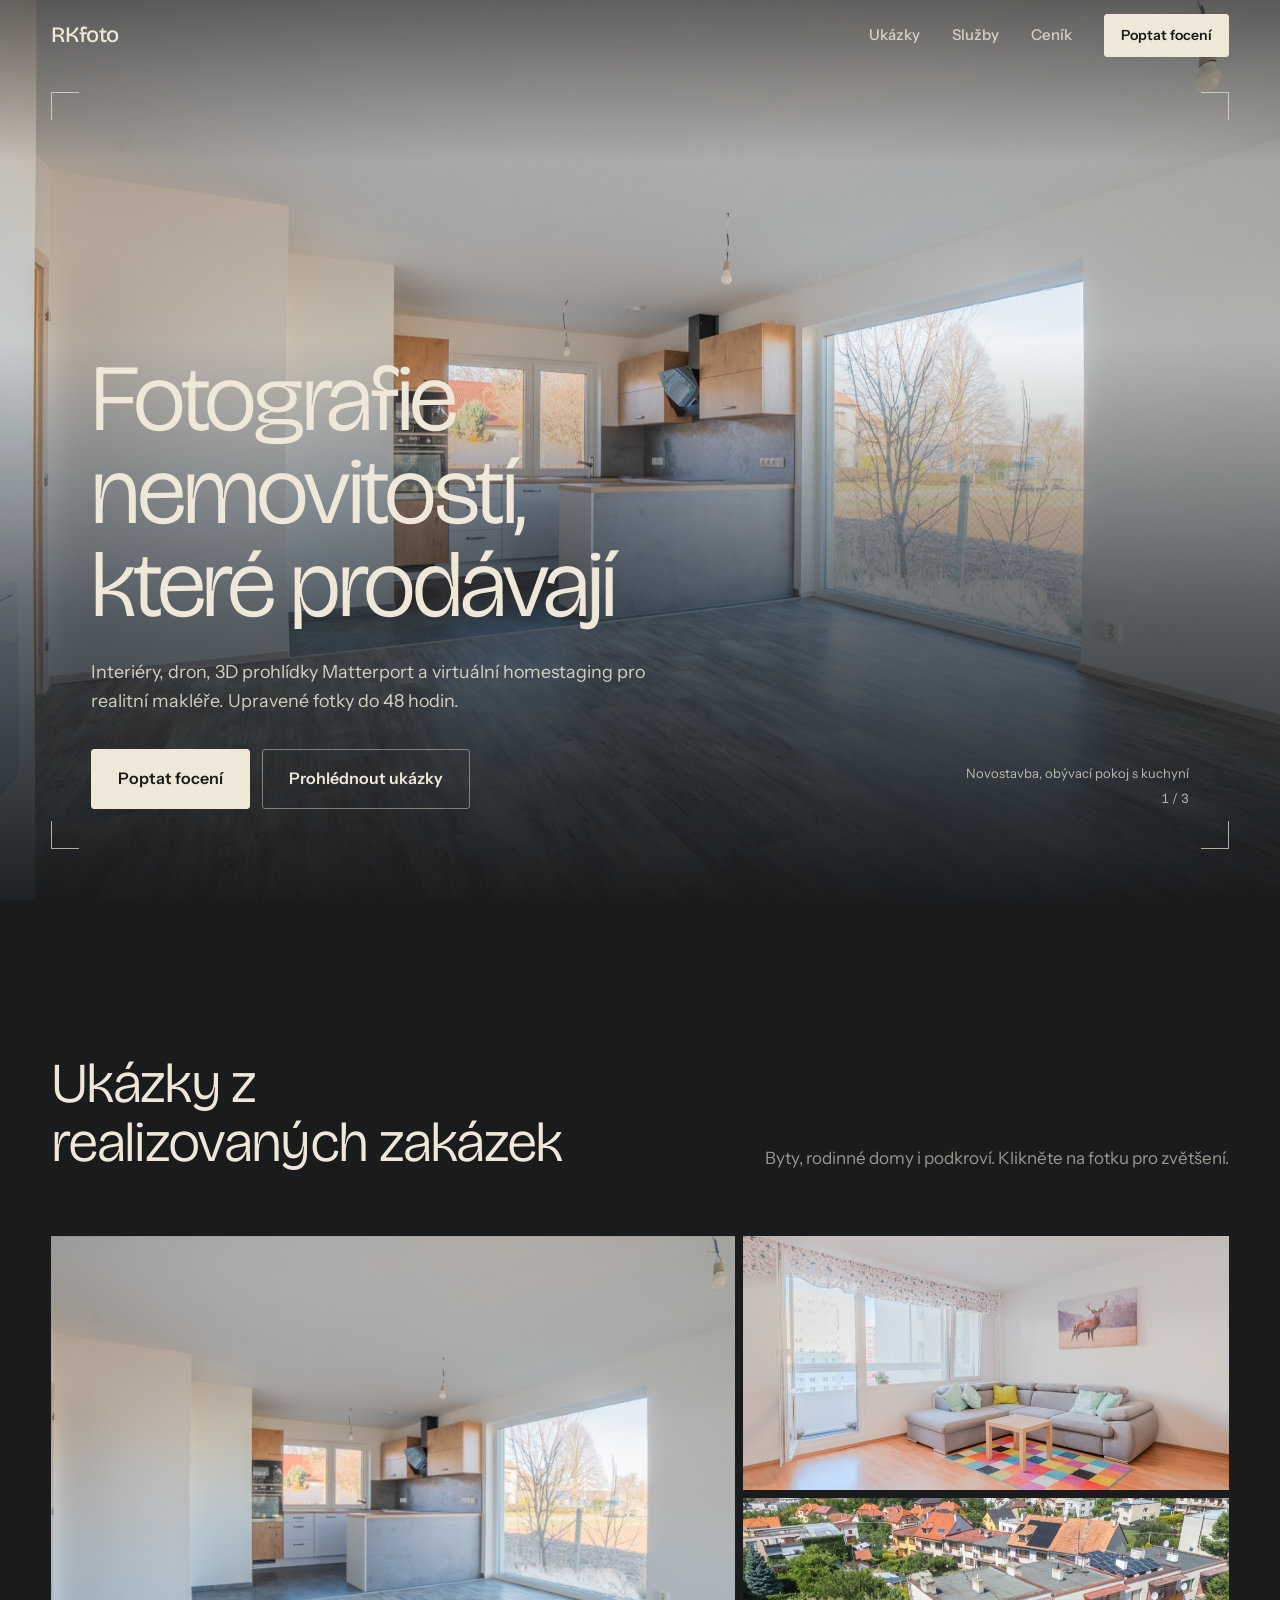
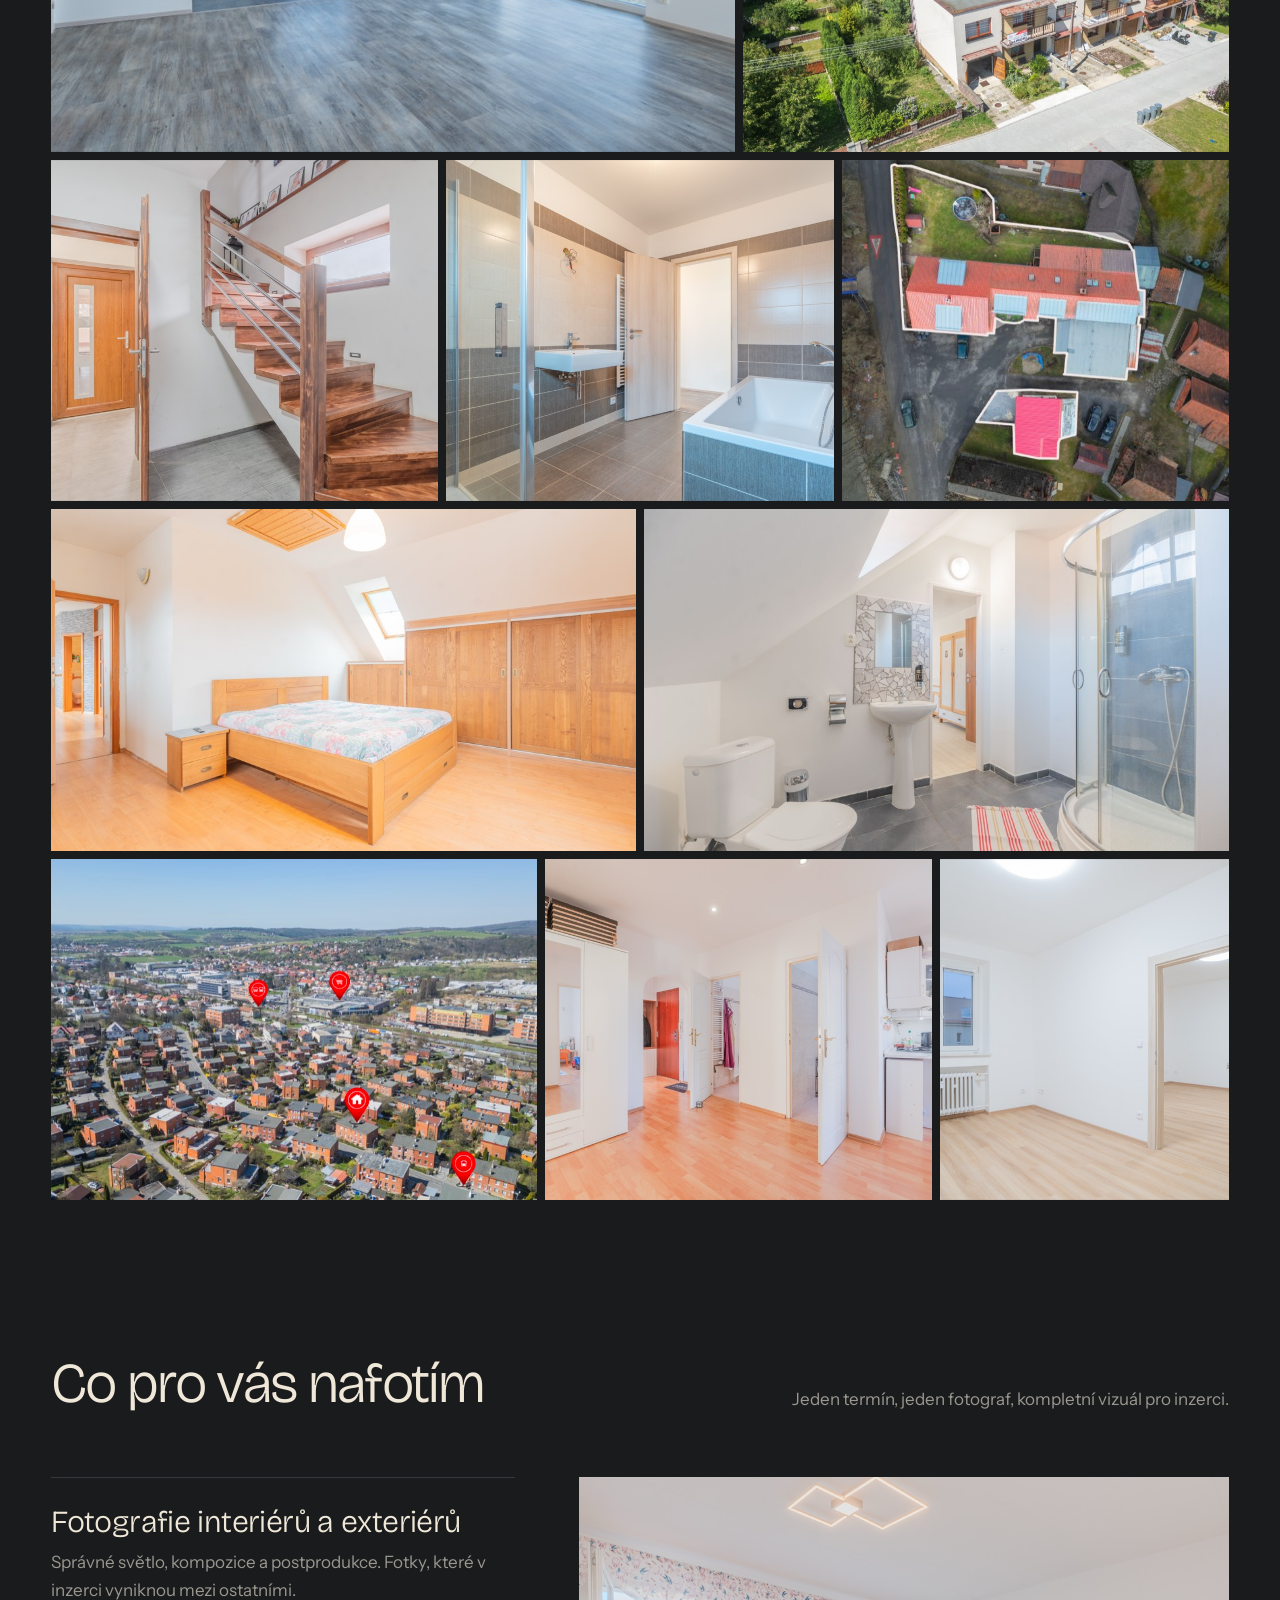
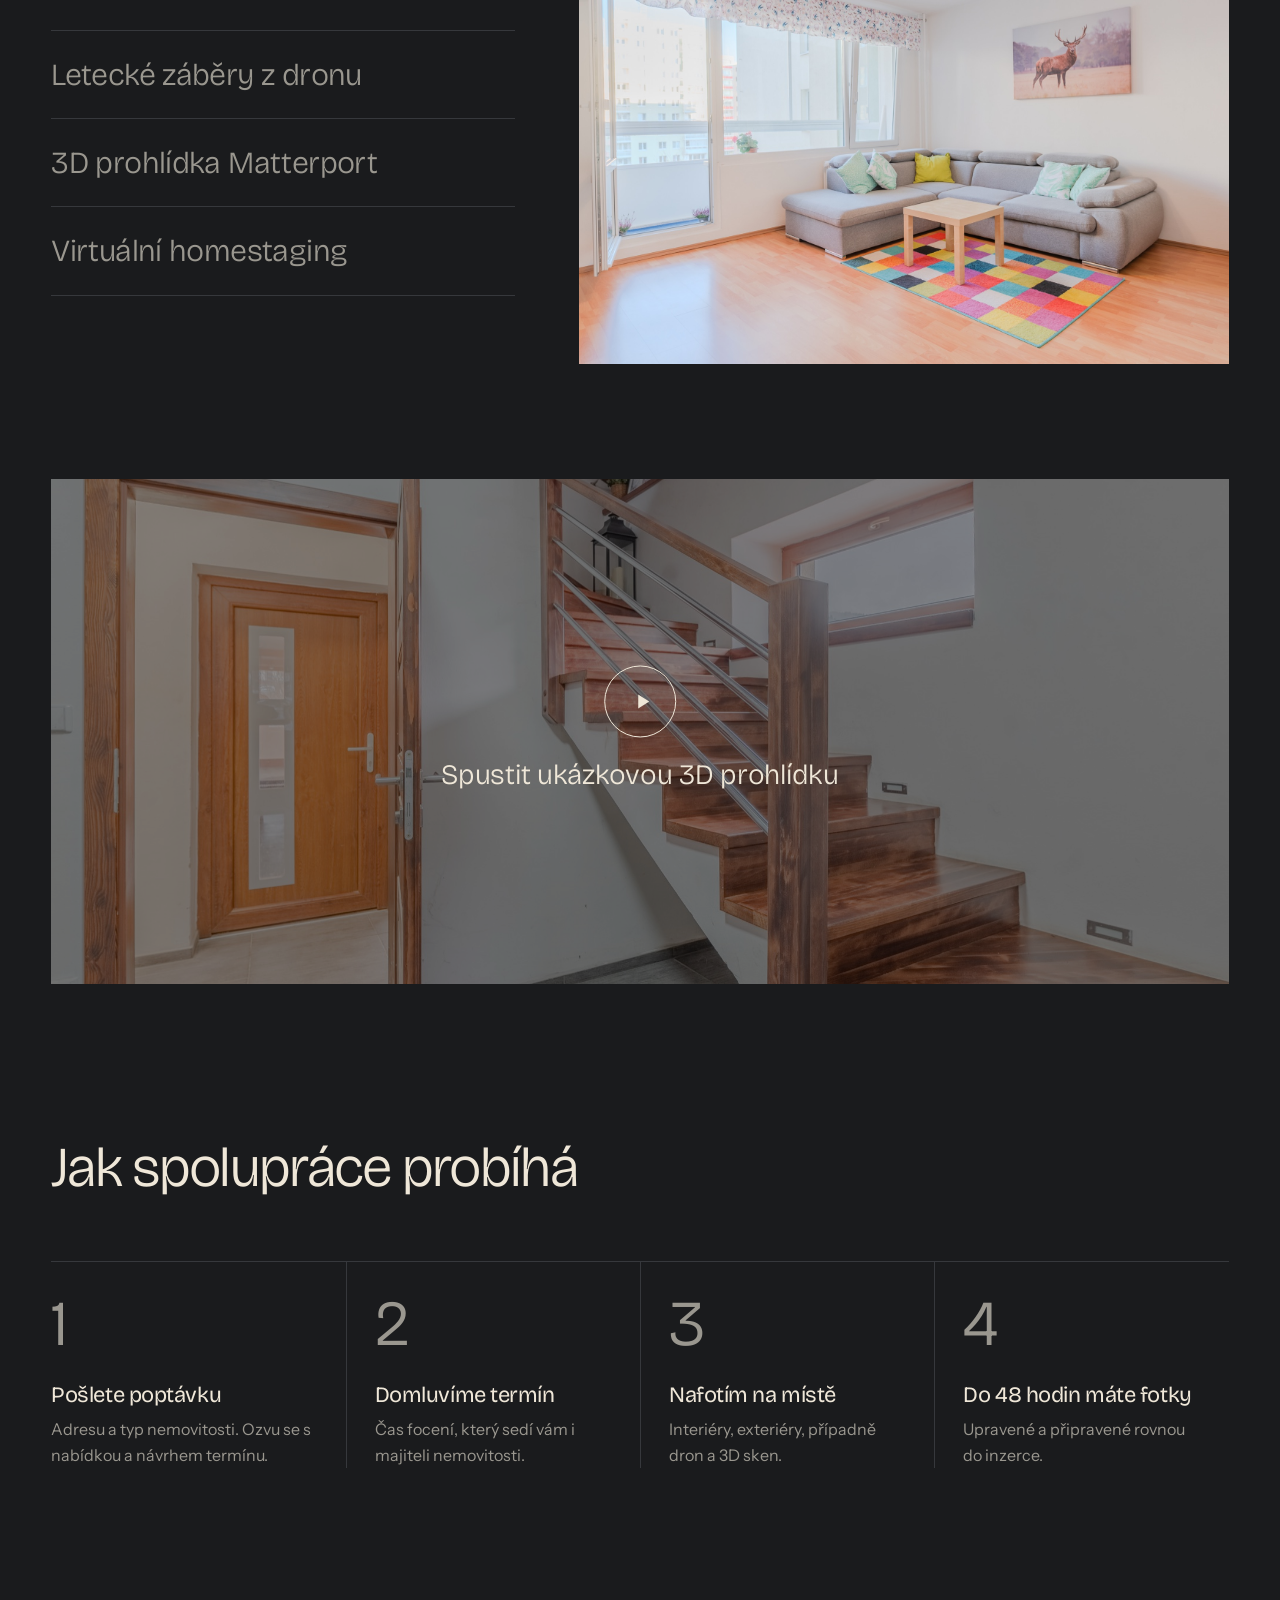
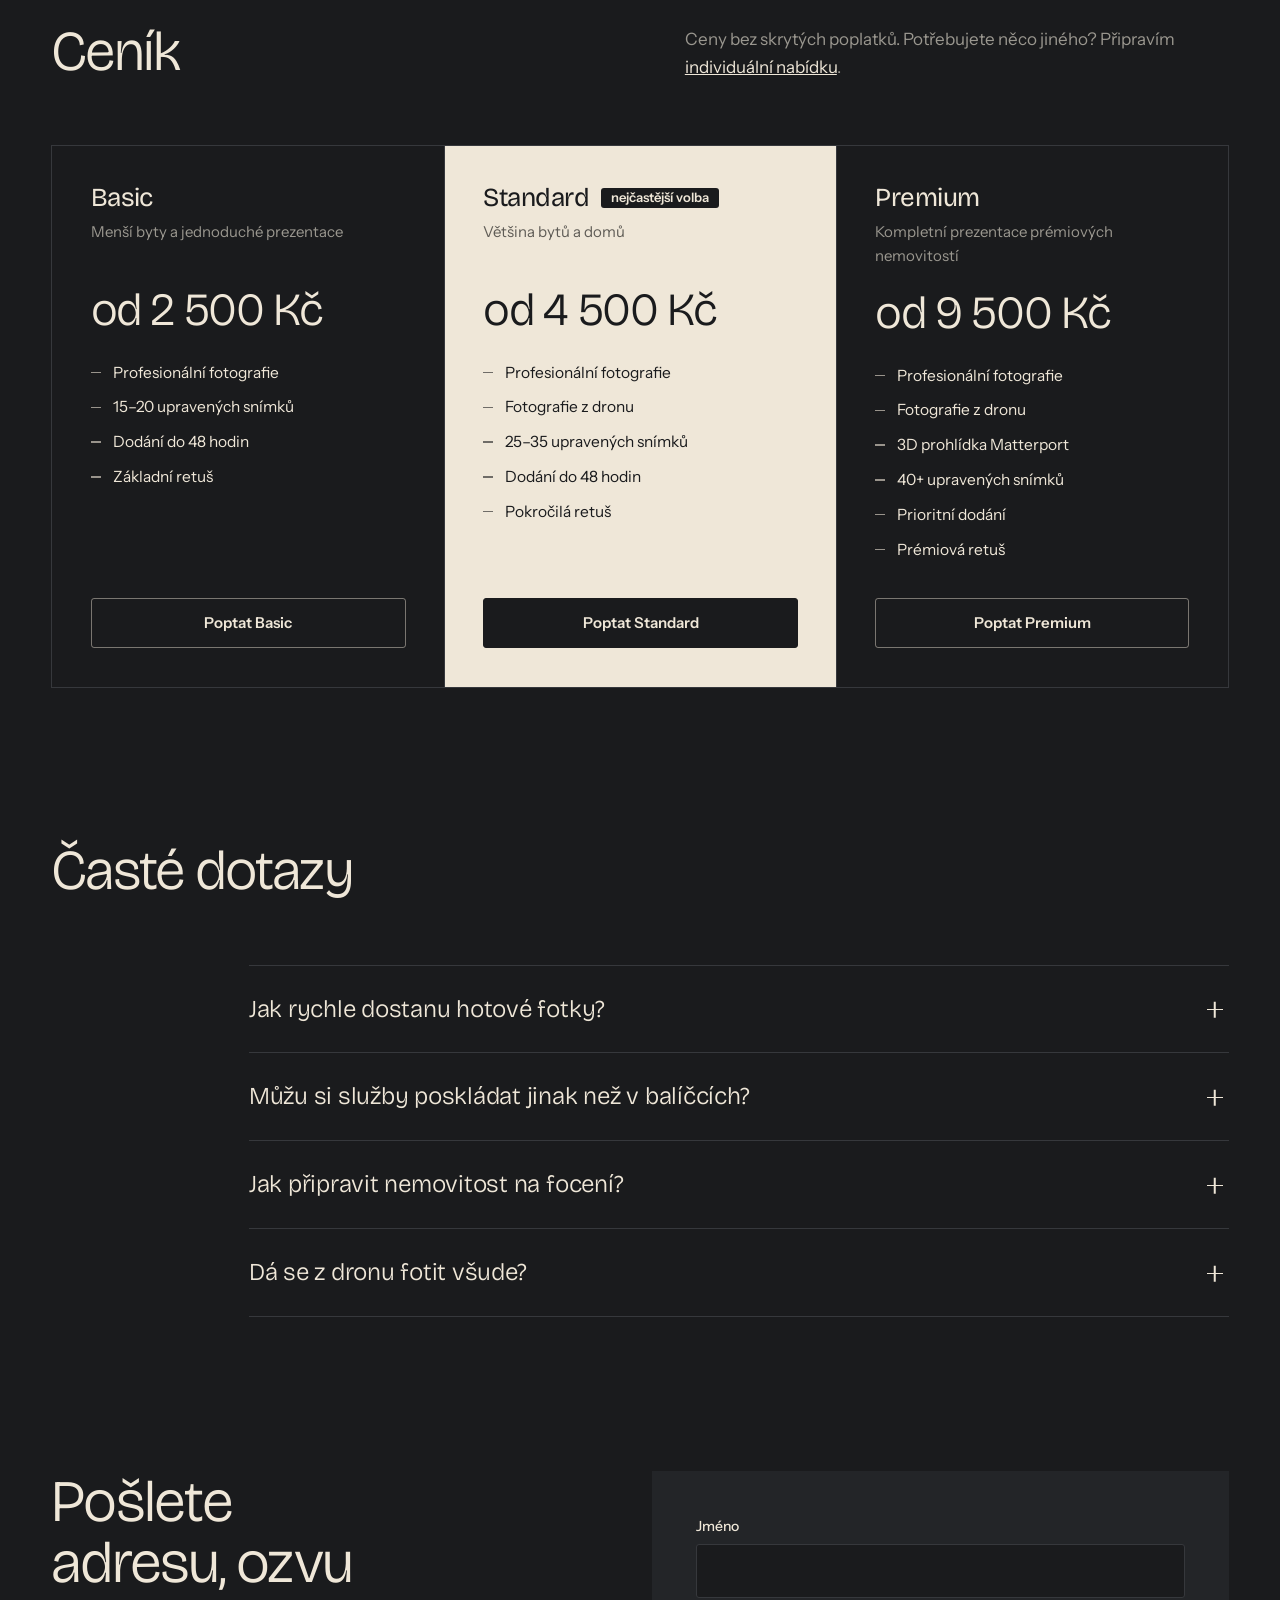
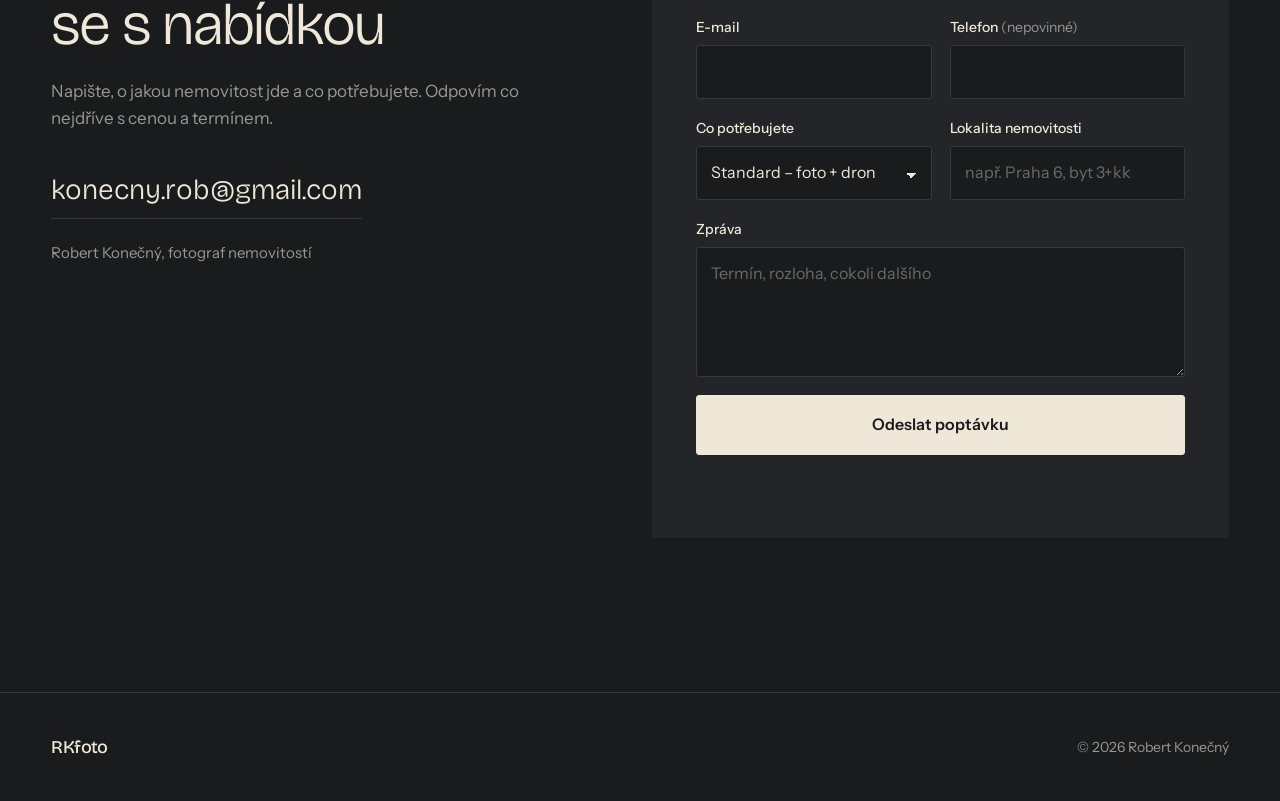
<file: index.html>
<!doctype html>
<html lang="cs">
<head>
  <meta charset="utf-8">
  <meta name="viewport" content="width=device-width, initial-scale=1">
  <title>RKfoto – fotografie nemovitostí, dron a Matterport pro realitní makléře</title>
  <meta name="description" content="Profesionální fotografie nemovitostí, letecké záběry z dronu, 3D prohlídky Matterport a virtuální homestaging pro realitní makléře. Hotové fotky do 48 hodin.">
  <link rel="canonical" href="https://konecnyrob-hub.github.io/rkfoto/">
  <meta name="theme-color" content="#1a1b1d">
  <meta name="color-scheme" content="dark">

  <meta property="og:type" content="website">
  <meta property="og:locale" content="cs_CZ">
  <meta property="og:site_name" content="RKfoto">
  <meta property="og:url" content="https://konecnyrob-hub.github.io/rkfoto/">
  <meta property="og:title" content="RKfoto – fotografie nemovitostí pro realitní makléře">
  <meta property="og:description" content="Fotografie, dron, Matterport a vizualizace pro makléře, kteří chtějí prodávat rychleji a za vyšší cenu.">
  <meta property="og:image" content="https://konecnyrob-hub.github.io/rkfoto/img/og.jpg">
  <meta property="og:image:width" content="1200">
  <meta property="og:image:height" content="630">
  <meta name="twitter:card" content="summary_large_image">

  <link rel="icon" href="favicon.svg" type="image/svg+xml">
  <link rel="preconnect" href="https://fonts.googleapis.com">
  <link rel="preconnect" href="https://fonts.gstatic.com" crossorigin>
  <link href="https://fonts.googleapis.com/css2?family=Bricolage+Grotesque:opsz,wght@12..96,300;12..96,400;12..96,500&family=Instrument+Sans:wght@400;500;600&display=swap" rel="stylesheet">
  <link rel="preload" as="image" href="img/foto-01.jpg" imagesrcset="img/foto-01-sm.jpg 900w, img/foto-01.jpg 2000w" imagesizes="100vw">
  <link rel="stylesheet" href="styles.css">

  <script type="application/ld+json">
  {
    "@context": "https://schema.org",
    "@type": "ProfessionalService",
    "name": "RKfoto",
    "url": "https://konecnyrob-hub.github.io/rkfoto/",
    "image": "https://konecnyrob-hub.github.io/rkfoto/img/og.jpg",
    "email": "konecny.rob@gmail.com",
    "founder": { "@type": "Person", "name": "Robert Konečný" },
    "description": "Fotografie nemovitostí, letecké záběry z dronu, 3D prohlídky Matterport a virtuální homestaging pro realitní makléře.",
    "priceRange": "od 2 500 Kč",
    "makesOffer": [
      { "@type": "Offer", "name": "Basic", "price": "2500", "priceCurrency": "CZK" },
      { "@type": "Offer", "name": "Standard", "price": "4500", "priceCurrency": "CZK" },
      { "@type": "Offer", "name": "Premium", "price": "9500", "priceCurrency": "CZK" }
    ]
  }
  </script>
</head>
<body>
  <a class="skip" href="#main">Přeskočit na obsah</a>

  <header class="site-header" id="top">
    <a href="#top" class="logo" aria-label="RKfoto – na začátek stránky">RKfoto</a>
    <nav class="nav" id="nav" aria-label="Hlavní navigace">
      <a href="#ukazky">Ukázky</a>
      <a href="#sluzby">Služby</a>
      <a href="#cenik">Ceník</a>
      <a href="#kontakt" class="btn btn-sm">Poptat focení</a>
    </nav>
    <button class="menu-toggle" aria-expanded="false" aria-controls="nav" aria-label="Otevřít menu">
      <span></span><span></span>
    </button>
  </header>

  <main id="main">
    <!-- HERO: fotky přes celou obrazovku v hledáčku -->
    <section class="hero" aria-label="Úvod">
      <div class="hero-slides" aria-hidden="true">
        <figure class="slide is-active" data-caption="Novostavba, obývací pokoj s kuchyní">
          <img src="img/foto-01.jpg" srcset="img/foto-01-sm.jpg 900w, img/foto-01.jpg 2000w" sizes="100vw" width="2000" height="1333" alt="" fetchpriority="high">
        </figure>
        <figure class="slide" data-caption="Řadové domy, záběr z dronu">
          <img src="img/foto-09.jpg" srcset="img/foto-09-sm.jpg 900w, img/foto-09.jpg 1800w" sizes="100vw" width="1800" height="1012" alt="" loading="lazy">
        </figure>
        <figure class="slide" data-caption="Rodinný dům, vstupní hala">
          <img src="img/foto-08.jpg" srcset="img/foto-08-sm.jpg 900w, img/foto-08.jpg 2000w" sizes="100vw" width="2000" height="1330" alt="" loading="lazy">
        </figure>
      </div>
      <div class="viewfinder" aria-hidden="true"><i></i><i></i><i></i><i></i></div>

      <div class="hero-copy">
        <h1>Fotografie nemovitostí, které prodávají</h1>
        <p class="hero-lead">Interiéry, dron, 3D prohlídky Matterport a virtuální homestaging pro realitní makléře. Upravené fotky do 48&nbsp;hodin.</p>
        <div class="hero-cta">
          <a href="#kontakt" class="btn btn-lg">Poptat focení</a>
          <a href="#ukazky" class="btn btn-lg btn-ghost">Prohlédnout ukázky</a>
        </div>
      </div>
      <p class="hero-caption" aria-live="off"><span id="slide-caption">Novostavba, obývací pokoj s kuchyní</span><span id="slide-count">1 / 3</span></p>
    </section>

    <!-- UKÁZKY -->
    <section class="block" id="ukazky">
      <div class="block-head">
        <h2>Ukázky z realizovaných zakázek</h2>
        <p>Byty, rodinné domy i podkroví. Klikněte na fotku pro zvětšení.</p>
      </div>
      <div class="gallery" id="gallery">
        <button class="g-item g-a" data-full="img/foto-01.jpg"><img src="img/foto-01-sm.jpg" width="900" height="600" loading="lazy" alt="Otevřený obývací prostor s kuchyní a velkým oknem do zahrady"></button>
        <button class="g-item g-b" data-full="img/foto-03.jpg"><img src="img/foto-03-sm.jpg" width="900" height="599" loading="lazy" alt="Světlý obývací pokoj s rohovou sedačkou"></button>
        <button class="g-item g-c" data-full="img/foto-09.jpg"><img src="img/foto-09-sm.jpg" width="900" height="506" loading="lazy" alt="Letecký snímek řadových domů z dronu"></button>
        <button class="g-item g-d" data-full="img/foto-08.jpg"><img src="img/foto-08-sm.jpg" width="900" height="599" loading="lazy" alt="Vstupní hala se dřevěným schodištěm"></button>
        <button class="g-item g-e" data-full="img/foto-02.jpg"><img src="img/foto-02-sm.jpg" width="900" height="600" loading="lazy" alt="Moderní koupelna s vanou a sprchovým koutem"></button>
        <button class="g-item g-f" data-full="img/foto-07.jpg"><img src="img/foto-07-sm.jpg" width="900" height="506" loading="lazy" alt="Pohled z dronu shora na pozemek s vyznačenou hranicí"></button>
        <button class="g-item g-g" data-full="img/foto-06.jpg"><img src="img/foto-06-sm.jpg" width="900" height="599" loading="lazy" alt="Podkrovní ložnice s vestavěnými skříněmi"></button>
        <button class="g-item g-h" data-full="img/foto-12.jpg"><img src="img/foto-12-sm.jpg" width="900" height="599" loading="lazy" alt="Podkrovní koupelna se sprchovým koutem"></button>
        <button class="g-item g-i" data-full="img/foto-10.jpg"><img src="img/foto-10-sm.jpg" width="900" height="506" loading="lazy" alt="Letecký snímek lokality s vyznačenými body zájmu"></button>
        <button class="g-item g-j" data-full="img/foto-04.jpg"><img src="img/foto-04-sm.jpg" width="900" height="599" loading="lazy" alt="Předsíň s vestavěnou skříní a kuchyňským koutem"></button>
        <button class="g-item g-k" data-full="img/foto-05.jpg"><img src="img/foto-05-sm.jpg" width="900" height="600" loading="lazy" alt="Světlý pokoj po rekonstrukci"></button>
      </div>
    </section>

    <!-- SLUŽBY: seznam vlevo, fotka vpravo se mění podle vybrané služby -->
    <section class="block" id="sluzby">
      <div class="block-head">
        <h2>Co pro vás nafotím</h2>
        <p>Jeden termín, jeden fotograf, kompletní vizuál pro inzerci.</p>
      </div>
      <div class="services">
        <ul class="service-list" role="list">
          <li>
            <button class="service is-active" data-img="img/foto-03.jpg" aria-pressed="true">
              <span class="service-name">Fotografie interiérů a exteriérů</span>
              <span class="service-desc">Správné světlo, kompozice a postprodukce. Fotky, které v inzerci vyniknou mezi ostatními.</span>
            </button>
          </li>
          <li>
            <button class="service" data-img="img/foto-07.jpg" aria-pressed="false">
              <span class="service-name">Letecké záběry z dronu</span>
              <span class="service-desc">Pozemek, okolí a dostupnost na jeden pohled. Ideální pro domy, vily a komerční objekty.</span>
            </button>
          </li>
          <li>
            <button class="service" data-img="img/foto-02.jpg" aria-pressed="false">
              <span class="service-name">3D prohlídka Matterport</span>
              <span class="service-desc">Zájemci si nemovitost projdou odkudkoli. Méně zbytečných prohlídek, víc vážných zájemců.</span>
            </button>
          </li>
          <li>
            <button class="service" data-img="img/staging.jpg" aria-pressed="false">
              <span class="service-name">Virtuální homestaging</span>
              <span class="service-desc">Prázdné místnosti digitálně zařídím, aby si kupující dokázali představit, jak by tu žili.</span>
            </button>
          </li>
        </ul>
        <div class="service-photo" aria-hidden="true">
          <img src="img/foto-03.jpg" width="2000" height="1331" alt="" loading="lazy">
        </div>
      </div>

      <div class="matterport">
        <div class="matterport-frame">
          <button class="mp-facade" data-src="https://my.matterport.com/show/?m=eqZwNw3YYCY&play=1">
            <img src="img/foto-08.jpg" width="2000" height="1330" loading="lazy" alt="">
            <span class="mp-label">
              <span class="mp-play"><svg viewBox="0 0 24 24" aria-hidden="true"><path d="M8 5v14l11-7z"/></svg></span>
              Spustit ukázkovou 3D prohlídku
            </span>
          </button>
        </div>
      </div>
    </section>

    <!-- POSTUP -->
    <section class="block" id="postup">
      <div class="block-head">
        <h2>Jak spolupráce probíhá</h2>
      </div>
      <ol class="steps">
        <li><span class="step-n">1</span><h3>Pošlete poptávku</h3><p>Adresu a typ nemovitosti. Ozvu se s nabídkou a návrhem termínu.</p></li>
        <li><span class="step-n">2</span><h3>Domluvíme termín</h3><p>Čas focení, který sedí vám i majiteli nemovitosti.</p></li>
        <li><span class="step-n">3</span><h3>Nafotím na místě</h3><p>Interiéry, exteriéry, případně dron a 3D sken.</p></li>
        <li><span class="step-n">4</span><h3>Do 48 hodin máte fotky</h3><p>Upravené a připravené rovnou do inzerce.</p></li>
      </ol>
    </section>

    <!-- CENÍK -->
    <section class="block" id="cenik">
      <div class="block-head">
        <h2>Ceník</h2>
        <p>Ceny bez skrytých poplatků. Potřebujete něco jiného? Připravím <a href="#kontakt" data-plan="Individuální nabídka">individuální nabídku</a>.</p>
      </div>
      <div class="pricing">
        <article class="plan">
          <h3>Basic</h3>
          <p class="plan-desc">Menší byty a jednoduché prezentace</p>
          <p class="price">od 2 500 Kč</p>
          <ul>
            <li>Profesionální fotografie</li>
            <li>15–20 upravených snímků</li>
            <li>Dodání do 48 hodin</li>
            <li>Základní retuš</li>
          </ul>
          <a href="#kontakt" class="btn btn-ghost" data-plan="Basic">Poptat Basic</a>
        </article>
        <article class="plan plan-featured">
          <h3>Standard <span class="badge">nejčastější volba</span></h3>
          <p class="plan-desc">Většina bytů a domů</p>
          <p class="price">od 4 500 Kč</p>
          <ul>
            <li>Profesionální fotografie</li>
            <li>Fotografie z dronu</li>
            <li>25–35 upravených snímků</li>
            <li>Dodání do 48 hodin</li>
            <li>Pokročilá retuš</li>
          </ul>
          <a href="#kontakt" class="btn" data-plan="Standard">Poptat Standard</a>
        </article>
        <article class="plan">
          <h3>Premium</h3>
          <p class="plan-desc">Kompletní prezentace prémiových nemovitostí</p>
          <p class="price">od 9 500 Kč</p>
          <ul>
            <li>Profesionální fotografie</li>
            <li>Fotografie z dronu</li>
            <li>3D prohlídka Matterport</li>
            <li>40+ upravených snímků</li>
            <li>Prioritní dodání</li>
            <li>Prémiová retuš</li>
          </ul>
          <a href="#kontakt" class="btn btn-ghost" data-plan="Premium">Poptat Premium</a>
        </article>
      </div>
    </section>

    <!-- FAQ -->
    <section class="block" id="faq">
      <div class="block-head">
        <h2>Časté dotazy</h2>
      </div>
      <div class="faq">
        <details>
          <summary>Jak rychle dostanu hotové fotky?</summary>
          <p>Upravené fotografie dodávám do 48 hodin od focení. U balíčku Premium mají zakázky přednost.</p>
        </details>
        <details>
          <summary>Můžu si služby poskládat jinak než v balíčcích?</summary>
          <p>Ano. Balíčky jsou orientační – napište, co potřebujete, a připravím nabídku podle typu a velikosti nemovitosti.</p>
        </details>
        <details>
          <summary>Jak připravit nemovitost na focení?</summary>
          <p>Uklidit osobní věci z dohledu, rozsvítit všechna světla, vytáhnout žaluzie a schovat kabely, koše a ručníky.</p>
        </details>
        <details>
          <summary>Dá se z dronu fotit všude?</summary>
          <p>Let záleží na počasí a lokalitě – v některých oblastech platí omezení. Při poptávce lokalitu ověřím a případné omezení řeknu dopředu.</p>
        </details>
      </div>
    </section>

    <!-- KONTAKT -->
    <section class="block contact" id="kontakt">
      <div class="contact-copy">
        <h2>Pošlete adresu, ozvu se s nabídkou</h2>
        <p>Napište, o jakou nemovitost jde a co potřebujete. Odpovím co nejdříve s cenou a termínem.</p>
        <a class="contact-mail" href="mailto:konecny.rob@gmail.com">konecny.rob@gmail.com</a>
        <!-- Doplňte telefon – výrazně zvyšuje počet poptávek:
        <a class="contact-mail" href="tel:+420000000000">+420 000 000 000</a>
        -->
        <p class="sig">Robert Konečný, fotograf nemovitostí</p>
      </div>

      <form class="form" id="form" novalidate>
        <div class="field">
          <label for="f-name">Jméno</label>
          <input id="f-name" name="name" autocomplete="name" required>
        </div>
        <div class="field-row">
          <div class="field">
            <label for="f-email">E-mail</label>
            <input id="f-email" name="email" type="email" autocomplete="email" required>
          </div>
          <div class="field">
            <label for="f-phone">Telefon <span class="opt">(nepovinné)</span></label>
            <input id="f-phone" name="phone" type="tel" autocomplete="tel">
          </div>
        </div>
        <div class="field-row">
          <div class="field">
            <label for="f-plan">Co potřebujete</label>
            <select id="f-plan" name="plan">
              <option>Standard – foto + dron</option>
              <option>Basic – foto</option>
              <option>Premium – foto + dron + Matterport</option>
              <option>Virtuální homestaging</option>
              <option>Individuální nabídka</option>
            </select>
          </div>
          <div class="field">
            <label for="f-place">Lokalita nemovitosti</label>
            <input id="f-place" name="place" placeholder="např. Praha 6, byt 3+kk">
          </div>
        </div>
        <div class="field">
          <label for="f-msg">Zpráva</label>
          <textarea id="f-msg" name="message" rows="4" required placeholder="Termín, rozloha, cokoli dalšího"></textarea>
        </div>
        <input type="text" name="_gotcha" class="hp" tabindex="-1" autocomplete="off" aria-hidden="true">
        <button class="btn btn-lg btn-block" type="submit">Odeslat poptávku</button>
        <p class="form-status" id="form-status" role="status" aria-live="polite"></p>
      </form>
    </section>
  </main>

  <footer class="footer">
    <a href="#top" class="logo">RKfoto</a>
    <p>© <span id="year">2026</span> Robert Konečný</p>
  </footer>

  <a href="#kontakt" class="mobile-cta hide">Poptat focení</a>

  <dialog class="lightbox" id="lightbox" aria-label="Náhled fotografie">
    <button class="lb-close" aria-label="Zavřít">×</button>
    <button class="lb-nav lb-prev" aria-label="Předchozí fotka">‹</button>
    <img alt="">
    <button class="lb-nav lb-next" aria-label="Další fotka">›</button>
  </dialog>

  <script src="script.js" defer></script>
</body>
</html>
</file>
<file: styles.css>
/* RKfoto – tmavý design, barvu dávají fotky
   graphite  #1a1b1d  pozadí
   raised    #232528  plochy (formulář, featured)
   line      #36383c  linky
   daylight  #efe7d8  text a tlačítka (teplé denní světlo)
   ash       #9a978f  vedlejší text
*/
:root {
  --graphite: #1a1b1d;
  --raised: #232528;
  --line: #36383c;
  --daylight: #efe7d8;
  --ash: #9a978f;
  --display: "Bricolage Grotesque", "Instrument Sans", system-ui, sans-serif;
  --body: "Instrument Sans", system-ui, -apple-system, "Segoe UI", sans-serif;
  --pad: clamp(16px, 4vw, 56px);
  --block: clamp(88px, 12vw, 160px);
  --ease: cubic-bezier(.22, .7, .2, 1);
}

*, *::before, *::after { box-sizing: border-box; }
html { scroll-behavior: smooth; scroll-padding-top: 72px; -webkit-text-size-adjust: 100%; }
body {
  margin: 0;
  background: var(--graphite);
  color: var(--daylight);
  font-family: var(--body);
  font-size: 17px;
  line-height: 1.6;
  -webkit-font-smoothing: antialiased;
}
img { display: block; max-width: 100%; height: auto; }
a { color: inherit; }
p { margin: 0; }
h1, h2, h3 { margin: 0; font-family: var(--display); font-weight: 400; line-height: 1.05; letter-spacing: -0.02em; text-wrap: balance; }
button { font: inherit; color: inherit; cursor: pointer; }
:focus-visible { outline: 2px solid var(--daylight); outline-offset: 3px; }

.skip { position: absolute; left: -999px; top: 8px; z-index: 100; background: var(--daylight); color: var(--graphite); padding: 8px 14px; }
.skip:focus { left: 8px; }

/* Tlačítka */
.btn {
  display: inline-flex; align-items: center; justify-content: center;
  background: var(--daylight); color: var(--graphite);
  border: 1px solid var(--daylight); border-radius: 3px;
  padding: 12px 20px; font-weight: 600; font-size: 15px; text-decoration: none; white-space: nowrap;
  transition: background .2s, color .2s;
}
.btn:hover { background: #fff; border-color: #fff; }
.btn-sm { padding: 9px 16px; font-size: 14px; }
.btn-lg { padding: 16px 26px; font-size: 16px; }
.btn-block { width: 100%; }
.btn-ghost { background: transparent; color: var(--daylight); border-color: rgba(239, 231, 216, .45); }
.btn-ghost:hover { background: rgba(239, 231, 216, .1); border-color: var(--daylight); }

/* Hlavička – průhledná nad fotkou, po scrollu plná */
.site-header {
  position: fixed; inset: 0 0 auto 0; z-index: 50;
  display: flex; align-items: center; justify-content: space-between;
  height: 72px; padding: 0 var(--pad);
  transition: background .3s, border-color .3s;
  border-bottom: 1px solid transparent;
}
.site-header.scrolled { background: rgba(26, 27, 29, .97); backdrop-filter: blur(10px); -webkit-backdrop-filter: blur(10px); border-bottom-color: var(--line); }
.logo { font-family: var(--display); font-weight: 500; font-size: 22px; letter-spacing: -0.03em; text-decoration: none; }
.nav { display: flex; align-items: center; gap: 32px; }
.nav a:not(.btn) { text-decoration: none; font-size: 15px; font-weight: 500; opacity: .82; }
.nav a:not(.btn):hover { opacity: 1; }
.menu-toggle { display: none; background: none; border: 0; width: 44px; height: 44px; padding: 12px 10px; flex-direction: column; justify-content: center; gap: 7px; }
.menu-toggle span { display: block; height: 1.5px; background: var(--daylight); transition: transform .25s; }
.menu-toggle[aria-expanded="true"] span:first-child { transform: translateY(4.25px) rotate(45deg); }
.menu-toggle[aria-expanded="true"] span:last-child { transform: translateY(-4.25px) rotate(-45deg); }

/* HERO */
.hero { position: relative; height: 100vh; height: 100svh; min-height: 600px; overflow: hidden; background: #000; }
.hero-slides, .slide { position: absolute; inset: 0; margin: 0; }
.slide { opacity: 0; transition: opacity 1.4s ease; }
.slide.is-active { opacity: 1; }
.slide img { width: 100%; height: 100%; object-fit: cover; transform: scale(1.06); transition: transform 7s linear; }
.slide.is-active img { transform: scale(1); }
.hero::after {
  content: ""; position: absolute; inset: 0; pointer-events: none;
  background:
    linear-gradient(to top, rgba(18, 19, 20, .92) 0%, rgba(18, 19, 20, .55) 32%, rgba(18, 19, 20, 0) 62%),
    linear-gradient(to bottom, rgba(18, 19, 20, .5) 0%, rgba(18, 19, 20, 0) 18%);
}

/* Rohy hledáčku */
.viewfinder { position: absolute; inset: 92px var(--pad) var(--pad); z-index: 2; pointer-events: none; }
.viewfinder i { position: absolute; width: 28px; height: 28px; border-color: rgba(239, 231, 216, .7); border-style: solid; border-width: 0; }
.viewfinder i:nth-child(1) { top: 0; left: 0; border-top-width: 1.5px; border-left-width: 1.5px; }
.viewfinder i:nth-child(2) { top: 0; right: 0; border-top-width: 1.5px; border-right-width: 1.5px; }
.viewfinder i:nth-child(3) { bottom: 0; left: 0; border-bottom-width: 1.5px; border-left-width: 1.5px; }
.viewfinder i:nth-child(4) { bottom: 0; right: 0; border-bottom-width: 1.5px; border-right-width: 1.5px; }

.hero-copy { position: absolute; z-index: 3; left: calc(var(--pad) + 40px); right: var(--pad); bottom: calc(var(--pad) + 40px); max-width: 980px; }
.hero h1 { font-size: clamp(46px, 7.4vw, 116px); font-weight: 300; letter-spacing: -0.035em; line-height: .98; max-width: 11ch; }
.hero-lead { margin-top: 26px; max-width: 34em; font-size: clamp(17px, 1.4vw, 19px); color: rgba(239, 231, 216, .85); }
.hero-cta { display: flex; gap: 12px; flex-wrap: wrap; margin-top: 34px; }
.hero-caption {
  position: absolute; z-index: 3; right: calc(var(--pad) + 40px); bottom: calc(var(--pad) + 40px);
  display: grid; justify-items: end; gap: 4px; font-size: 13px; color: rgba(239, 231, 216, .75);
  font-variant-numeric: tabular-nums;
}

/* Bloky */
.block { padding: var(--block) var(--pad) 0; max-width: 1560px; margin: 0 auto; }
.block-head { display: grid; grid-template-columns: 1fr 1fr; gap: 24px 48px; align-items: end; margin-bottom: clamp(36px, 5vw, 64px); }
.block-head h2 { font-size: clamp(34px, 4.4vw, 64px); font-weight: 300; letter-spacing: -0.03em; max-width: 18ch; }
.block-head p { color: var(--ash); max-width: 32em; justify-self: end; }
.block-head p a { color: var(--daylight); }

/* Galerie */
.gallery { display: grid; grid-template-columns: repeat(12, 1fr); grid-auto-rows: clamp(48px, 6.2vw, 96px); gap: 8px; }
.g-item { padding: 0; border: 0; background: var(--raised); overflow: hidden; position: relative; }
.g-item img { width: 100%; height: 100%; object-fit: cover; transition: transform .8s var(--ease), opacity .3s; }
.g-item:hover img { transform: scale(1.03); }
.g-a { grid-column: span 7; grid-row: span 6; }
.g-b { grid-column: span 5; grid-row: span 3; }
.g-c { grid-column: span 5; grid-row: span 3; }
.g-d, .g-e, .g-f { grid-column: span 4; grid-row: span 4; }
.g-g, .g-h { grid-column: span 6; grid-row: span 4; }
.g-i { grid-column: span 5; grid-row: span 4; }
.g-j { grid-column: span 4; grid-row: span 4; }
.g-k { grid-column: span 3; grid-row: span 4; }

/* Služby */
.services { display: grid; grid-template-columns: 5fr 7fr; gap: clamp(32px, 5vw, 80px); align-items: start; }
.service-list { list-style: none; margin: 0; padding: 0; border-bottom: 1px solid var(--line); }
.service {
  display: block; width: 100%; text-align: left; background: none; border: 0; border-top: 1px solid var(--line);
  padding: 26px 0;
}
.service-name { display: block; font-family: var(--display); font-weight: 300; font-size: clamp(24px, 2.4vw, 34px); letter-spacing: -0.02em; line-height: 1.15; color: var(--ash); transition: color .25s; }
.service:hover .service-name, .service.is-active .service-name { color: var(--daylight); }
.service-desc {
  display: block; color: var(--ash); max-width: 30em;
  max-height: 0; opacity: 0; overflow: hidden;
  transition: max-height .45s var(--ease), opacity .3s, margin .45s var(--ease);
}
.service.is-active .service-desc { max-height: 8em; opacity: 1; margin-top: 10px; }
.service-photo { position: sticky; top: 100px; aspect-ratio: 4 / 3; background: var(--raised); overflow: hidden; }
.service-photo img { width: 100%; height: 100%; object-fit: cover; transition: opacity .35s ease; }
.service-photo img.fading { opacity: 0; }

/* Matterport */
.matterport { margin-top: clamp(64px, 9vw, 120px); }
.matterport-frame { aspect-ratio: 21 / 9; background: #000; overflow: hidden; }
.matterport-frame iframe { width: 100%; height: 100%; border: 0; display: block; }
.mp-facade { position: relative; display: block; width: 100%; height: 100%; padding: 0; border: 0; background: #000; }
.mp-facade img { width: 100%; height: 100%; object-fit: cover; opacity: .55; transition: opacity .3s; }
.mp-facade:hover img { opacity: .42; }
.mp-label {
  position: absolute; left: 50%; top: 50%; transform: translate(-50%, -50%);
  display: grid; justify-items: center; gap: 16px;
  font-family: var(--display); font-weight: 300; font-size: clamp(20px, 2.2vw, 30px); letter-spacing: -0.01em; white-space: nowrap;
}
.mp-play { display: grid; place-items: center; width: 72px; height: 72px; border-radius: 50%; border: 1.5px solid var(--daylight); transition: background .25s; }
.mp-play svg { width: 24px; height: 24px; fill: var(--daylight); margin-left: 4px; }
.mp-facade:hover .mp-play { background: var(--daylight); }
.mp-facade:hover .mp-play svg { fill: var(--graphite); }

/* Postup */
.steps { list-style: none; margin: 0; padding: 0; display: grid; grid-template-columns: repeat(4, 1fr); gap: 0; border-top: 1px solid var(--line); }
.steps li { padding: 30px 28px 0 0; }
.steps li + li { padding-left: 28px; border-left: 1px solid var(--line); }
.step-n { display: block; font-family: var(--display); font-weight: 300; font-size: clamp(48px, 5vw, 72px); line-height: 1; color: var(--ash); }
.steps h3 { font-size: 22px; font-weight: 400; margin: 28px 0 10px; }
.steps p { color: var(--ash); font-size: 16px; }

/* Ceník */
.pricing { display: grid; grid-template-columns: repeat(3, 1fr); border: 1px solid var(--line); }
.plan { padding: clamp(28px, 3vw, 44px); display: flex; flex-direction: column; }
.plan + .plan { border-left: 1px solid var(--line); }
.plan h3 { font-size: 26px; display: flex; align-items: center; gap: 12px; flex-wrap: wrap; }
.badge { font-family: var(--body); font-size: 13px; font-weight: 600; letter-spacing: 0; padding: 3px 10px; border-radius: 3px; background: var(--graphite); color: var(--daylight); }
.plan-desc { color: var(--ash); font-size: 15px; margin-top: 8px; min-height: 3em; }
.price { font-family: var(--display); font-weight: 300; font-size: clamp(38px, 3.6vw, 52px); letter-spacing: -0.03em; line-height: 1; margin: 22px 0 28px; }
.plan ul { list-style: none; padding: 0; margin: 0 0 36px; display: grid; gap: 10px; flex: 1; align-content: start; font-size: 15.5px; }
.plan li { padding-left: 22px; position: relative; }
.plan li::before { content: ""; position: absolute; left: 0; top: .72em; width: 10px; height: 1.5px; background: currentColor; opacity: .6; }
.plan-featured { background: var(--daylight); color: var(--graphite); }
.plan-featured .plan-desc { color: #5f5c56; }
.plan-featured .btn { background: var(--graphite); color: var(--daylight); border-color: var(--graphite); }
.plan-featured .btn:hover { background: #000; border-color: #000; }

/* FAQ */
.faq { border-bottom: 1px solid var(--line); max-width: 980px; margin-left: auto; }
.faq details { border-top: 1px solid var(--line); }
.faq summary { list-style: none; cursor: pointer; position: relative; padding: 24px 48px 24px 0; font-family: var(--display); font-weight: 300; font-size: clamp(20px, 1.9vw, 26px); letter-spacing: -0.01em; }
.faq summary::-webkit-details-marker { display: none; }
.faq summary::before, .faq summary::after { content: ""; position: absolute; right: 6px; top: 50%; width: 16px; height: 1.5px; background: var(--daylight); transition: transform .25s; }
.faq summary::after { transform: rotate(90deg); }
.faq details[open] summary::after { transform: rotate(0deg); }
.faq details p { color: var(--ash); padding: 0 48px 26px 0; max-width: 40em; }

/* Kontakt */
.contact { display: grid; grid-template-columns: 1fr 1.1fr; gap: clamp(40px, 6vw, 112px); align-items: start; }
.contact-copy h2 { font-size: clamp(36px, 4.6vw, 68px); font-weight: 300; letter-spacing: -0.03em; max-width: 12ch; }
.contact-copy > p { color: var(--ash); margin-top: 22px; max-width: 30em; }
.contact-mail { display: inline-block; margin-top: 36px; font-family: var(--display); font-weight: 300; font-size: clamp(22px, 2.2vw, 30px); text-decoration: none; border-bottom: 1px solid var(--line); padding-bottom: 4px; word-break: break-word; transition: border-color .2s; }
.contact-mail:hover { border-color: var(--daylight); }
.sig { margin-top: 36px; color: var(--ash); font-size: 15px; }

.form { background: var(--raised); padding: clamp(22px, 3.5vw, 44px); display: grid; gap: 18px; }
.field { display: grid; gap: 7px; min-width: 0; }
.field-row { display: grid; grid-template-columns: 1fr 1fr; gap: 18px; }
.field label { font-size: 14px; font-weight: 500; }
.opt { color: var(--ash); font-weight: 400; }
.field input, .field select, .field textarea {
  font: inherit; font-size: 16px; color: var(--daylight); width: 100%;
  background: var(--graphite); border: 1px solid var(--line); border-radius: 3px;
  padding: 13px 14px; transition: border-color .2s;
}
.field input::placeholder, .field textarea::placeholder { color: #6d6b66; }
.field textarea { resize: vertical; min-height: 120px; }
.field input:focus, .field select:focus, .field textarea:focus { outline: none; border-color: var(--daylight); }
.field.invalid input, .field.invalid textarea { border-color: #e0786a; }
.field select { appearance: none; background-image: linear-gradient(45deg, transparent 50%, var(--daylight) 50%), linear-gradient(135deg, var(--daylight) 50%, transparent 50%); background-position: calc(100% - 20px) 55%, calc(100% - 15px) 55%; background-size: 5px 5px; background-repeat: no-repeat; padding-right: 40px; }
.hp { position: absolute; left: -9999px; width: 1px; height: 1px; opacity: 0; }
.form-status { font-size: 15px; min-height: 1.4em; text-align: center; }
.form-status.ok { color: #9fd3a8; }
.form-status.err { color: #e0786a; }

/* Patička */
.footer { display: flex; justify-content: space-between; align-items: center; gap: 16px; padding: 40px var(--pad); margin-top: var(--block); border-top: 1px solid var(--line); color: var(--ash); font-size: 14px; }
.footer .logo { color: var(--daylight); font-size: 18px; }

.mobile-cta { display: none; }

/* Lightbox */
.lightbox { border: 0; padding: 0; background: transparent; max-width: 100vw; max-height: 100vh; width: 100vw; height: 100vh; margin: 0; }
.lightbox::backdrop { background: rgba(10, 10, 11, .96); }
.lightbox[open] { display: flex; align-items: center; justify-content: center; }
.lightbox img { max-width: min(92vw, 1700px); max-height: 88vh; object-fit: contain; }
.lb-close, .lb-nav { position: fixed; background: none; color: var(--daylight); border: 1px solid rgba(239, 231, 216, .3); border-radius: 50%; width: 48px; height: 48px; font-size: 26px; line-height: 1; display: grid; place-items: center; }
.lb-close:hover, .lb-nav:hover { border-color: var(--daylight); }
.lb-close { top: 18px; right: 18px; }
.lb-prev { left: 18px; top: 50%; transform: translateY(-50%); }
.lb-next { right: 18px; top: 50%; transform: translateY(-50%); }

@media (prefers-reduced-motion: reduce) {
  html { scroll-behavior: auto; }
  *, *::before, *::after { transition-duration: 0s !important; }
  .slide img, .slide.is-active img { transform: none; }
}

/* Tablet */
@media (max-width: 1000px) {
  .services { grid-template-columns: 1fr; }
  .service-photo { position: relative; top: 0; order: -1; aspect-ratio: 16 / 10; }
  .steps { grid-template-columns: 1fr 1fr; }
  .steps li:nth-child(3) { border-left: 0; padding-left: 0; }
  .steps li:nth-child(n+3) { border-top: 1px solid var(--line); margin-top: 30px; }
  .pricing { grid-template-columns: 1fr; max-width: 560px; }
  .plan + .plan { border-left: 0; border-top: 1px solid var(--line); }
  .plan-desc { min-height: 0; }
  .contact { grid-template-columns: 1fr; }
  .matterport-frame { aspect-ratio: 16 / 10; }
}

/* Mobil */
@media (max-width: 760px) {
  body { font-size: 16px; }
  .menu-toggle { display: flex; }
  .nav {
    position: fixed; inset: 72px 0 auto 0; flex-direction: column; align-items: stretch; gap: 0;
    background: var(--graphite); padding: 8px var(--pad) 24px; border-bottom: 1px solid var(--line);
    opacity: 0; visibility: hidden; transform: translateY(-6px); transition: .2s;
  }
  .nav.open { opacity: 1; visibility: visible; transform: none; }
  .site-header:has(.nav.open) { background: var(--graphite); }
  .nav a:not(.btn) { padding: 15px 0; font-size: 20px; font-family: var(--display); font-weight: 300; border-bottom: 1px solid var(--line); opacity: 1; }
  .nav .btn { margin-top: 20px; padding: 15px; }

  .viewfinder { inset: 84px 12px 12px; }
  .viewfinder i { width: 20px; height: 20px; }
  .hero-copy { left: 28px; right: 28px; bottom: 76px; }
  .hero h1 { font-size: clamp(40px, 11.5vw, 56px); }
  .hero-lead { margin-top: 18px; }
  .hero-cta { margin-top: 26px; }
  .hero-cta .btn { flex: 1 1 auto; }
  .hero-caption { left: 28px; right: 28px; bottom: 30px; justify-items: start; grid-auto-flow: column; justify-content: space-between; }

  .block-head { grid-template-columns: 1fr; }
  .block-head p { justify-self: start; }

  .gallery { grid-template-columns: 1fr 1fr; grid-auto-rows: auto; gap: 6px; }
  .g-item { grid-column: span 1 !important; grid-row: auto !important; aspect-ratio: 1; }
  .g-a, .g-f, .g-i { grid-column: span 2 !important; aspect-ratio: 3 / 2; }

  .steps { grid-template-columns: 1fr; }
  .steps li, .steps li + li { padding: 26px 0 0; border-left: 0; margin-top: 0; }
  .steps li + li { border-top: 1px solid var(--line); margin-top: 30px; }
  .steps h3 { margin-top: 16px; }

  .field-row { grid-template-columns: 1fr; }
  .faq summary { padding-right: 40px; }

  .mobile-cta {
    display: block; position: fixed; left: 16px; right: 16px; bottom: 16px; z-index: 40;
    background: var(--daylight); color: var(--graphite); text-align: center; text-decoration: none; font-weight: 600;
    padding: 16px; border-radius: 3px; box-shadow: 0 10px 30px -8px rgba(0, 0, 0, .6);
    transition: transform .3s, opacity .3s;
  }
  .mobile-cta.hide { transform: translateY(140%); opacity: 0; }
  .footer { padding-bottom: 100px; }
  .lb-nav { top: auto; bottom: 22px; transform: none; }
  .lb-prev { left: calc(50% - 60px); }
  .lb-next { right: calc(50% - 60px); }
}
</file>
